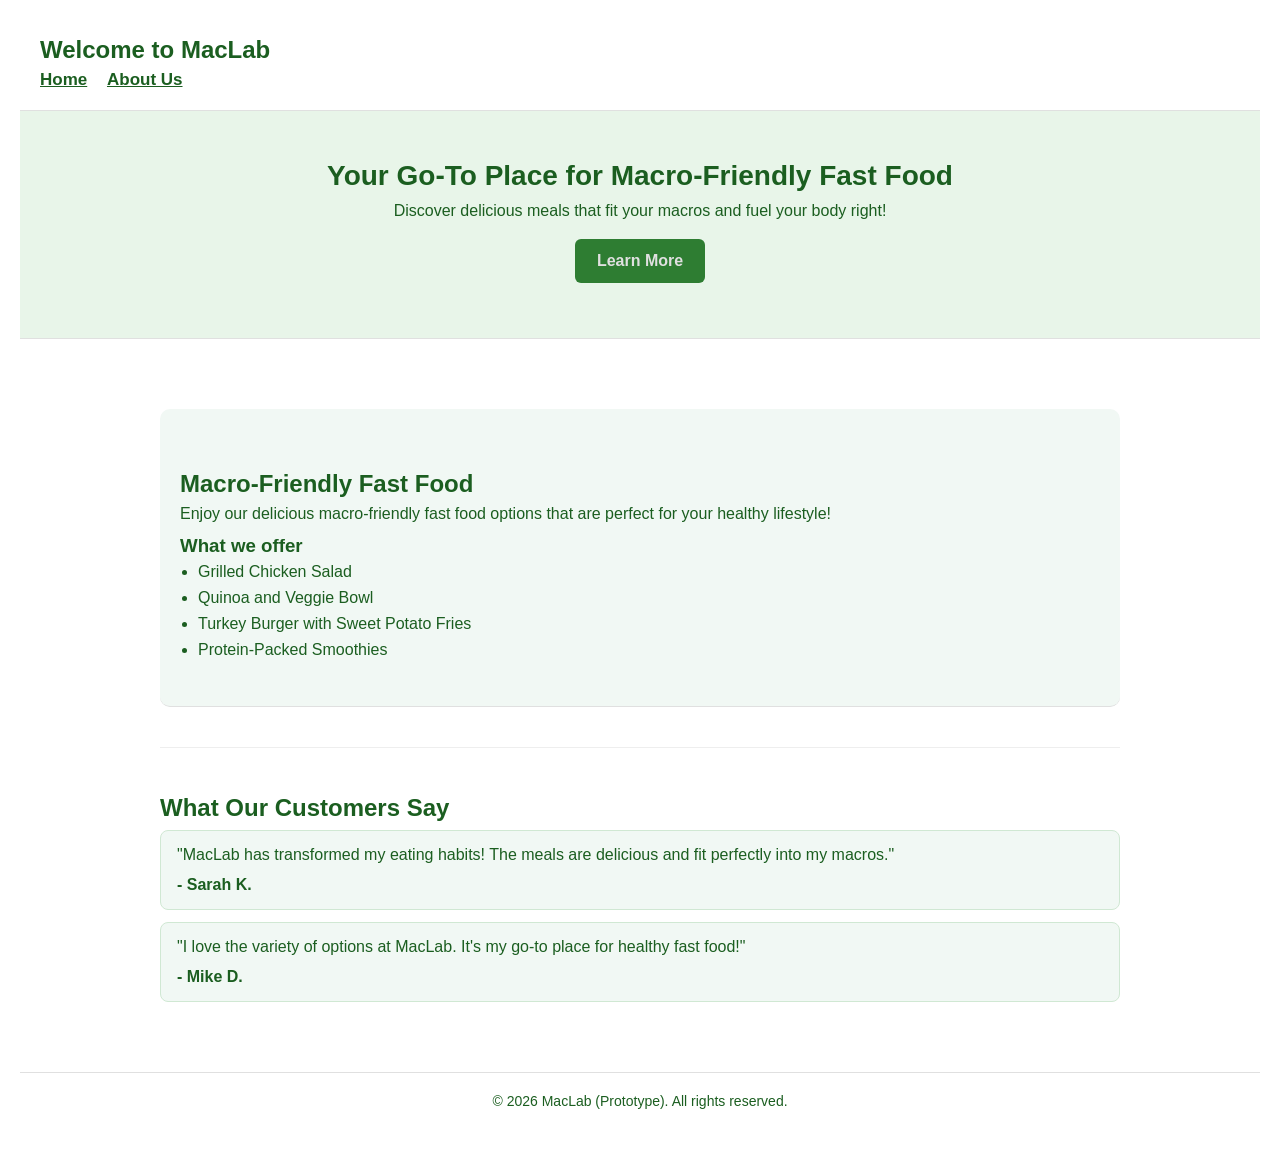
<file: index.html>
<!DOCTYPE html>
<html lang="en">

<head>
    <meta charset="UTF-8">
    <meta name="viewport" content="width=device-width, initial-scale=1.0">
    <title>MacLab</title>
    <link rel="stylesheet" href="style.css">
</head>

<body>
    <header>
        <h1>Welcome to MacLab</h1>
        <nav>
            <a href="index.html">Home</a>
            <a href="about.html">About Us</a>
        </nav>
    </header>
    <section class="hero">
        <h2>Your Go-To Place for Macro-Friendly Fast Food</h2>
        <p>Discover delicious meals that fit your macros and fuel your body right!</p>
        <a href="about.html" class="btn"> Learn More</a>
    </section>
    <main class="container">
        <section class="snippets">
            <h2>Macro-Friendly Fast Food</h2>
            <p>Enjoy our delicious macro-friendly fast food options that are perfect for your healthy lifestyle!</p>
            <h3>What we offer</h3>
            <ul>
                <li>Grilled Chicken Salad</li>
                <li>Quinoa and Veggie Bowl</li>
                <li>Turkey Burger with Sweet Potato Fries</li>
                <li>Protein-Packed Smoothies</li>
            </ul>
        </section>
        <section class="testimonials">
            <h2>What Our Customers Say</h2>
            <div class="testimonial">
                <p>"MacLab has transformed my eating habits! The meals are delicious and fit perfectly into my macros."
                </p>
                <span>- Sarah K.</span>
            </div>
            <div class="testimonial">
                <p>"I love the variety of options at MacLab. It's my go-to place for healthy fast food!"</p>
                <span>- Mike D.</span>
            </div>
        </section>
    </main>
    <footer>
        <p>&copy; 2026 MacLab (Prototype). All rights reserved.</p>
</body>

</html>
</file>
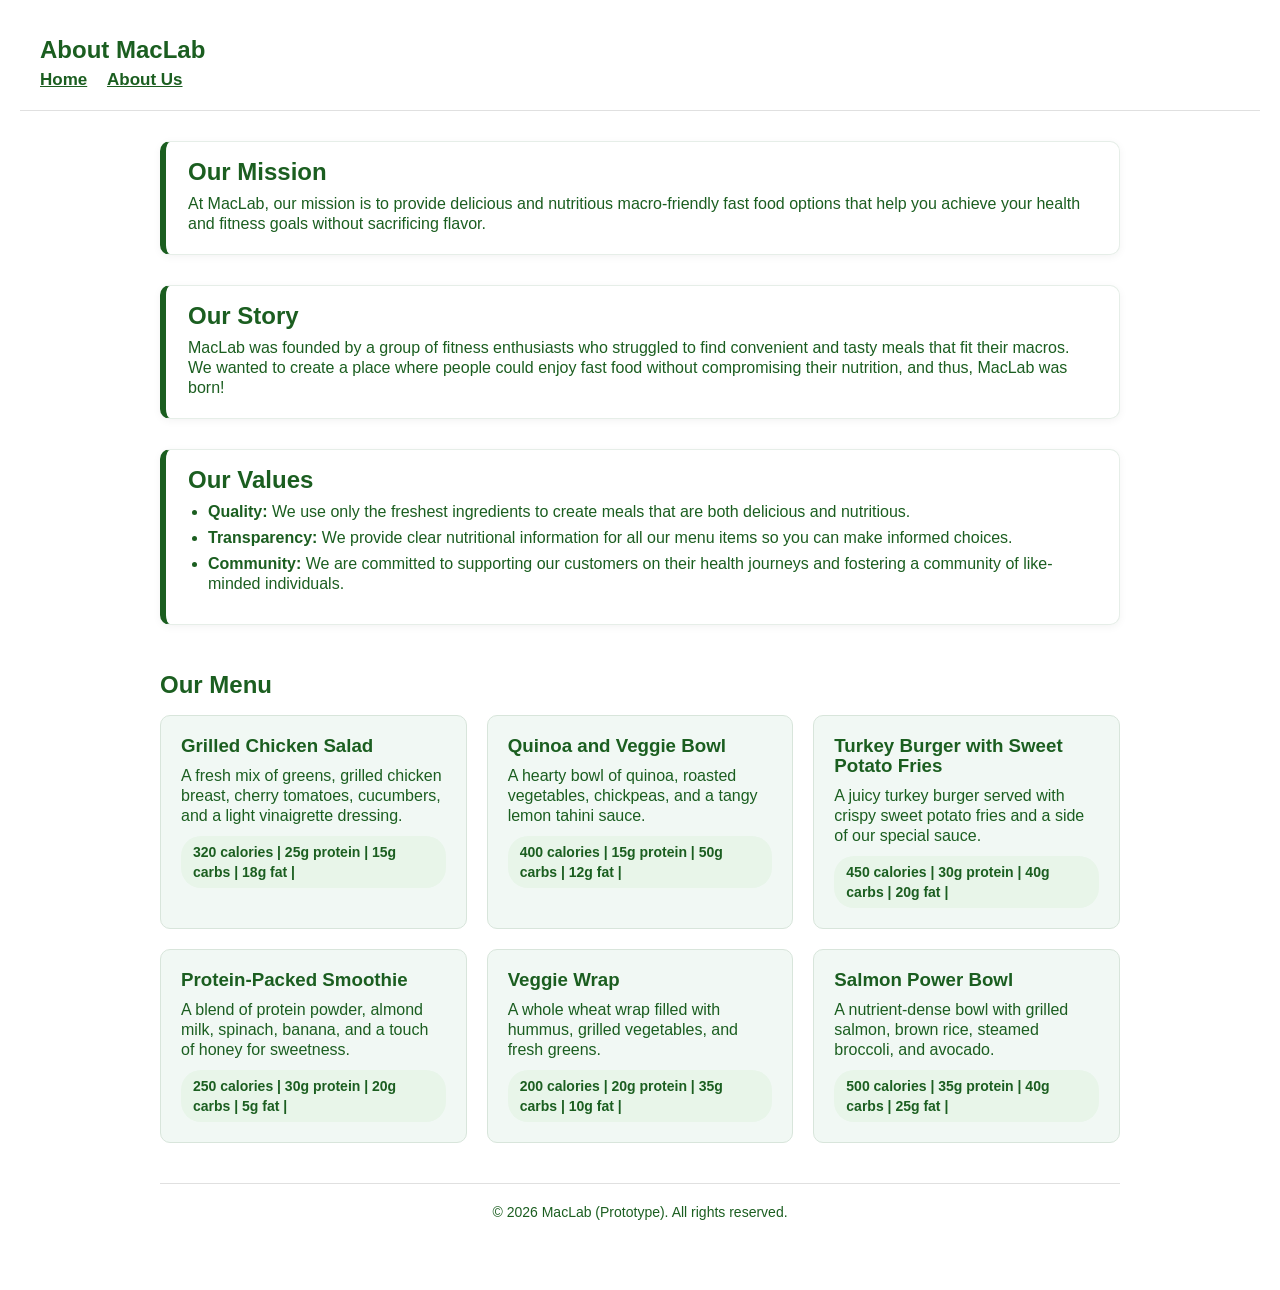
<file: about.html>
<!DOCTYPE html>
<html lang="en">

<head>
    <meta charset="UTF-8">
    <meta name="viewport" content="width=device-width, initial-scale=1.0">
    <title>About Us - MacLab</title>
    <link rel="stylesheet" href="style.css">
</head>

<body>
    <header>
        <h1>About MacLab</h1>
        <nav>
            <a href="index.html">Home</a>
            <a href="about.html">About Us</a>
        </nav>
    </header>
    <main class="container">
        <section class="mission-section">
            <h2>Our Mission</h2>
            <p>At MacLab, our mission is to provide delicious and nutritious macro-friendly fast food options that help
                you achieve your health and fitness goals without sacrificing flavor.</p>
        </section>
        <section class="story-section">
            <h2>Our Story</h2>
            <p>MacLab was founded by a group of fitness enthusiasts who struggled to find convenient and tasty meals
                that fit their macros. We wanted to create a place where people could enjoy fast food without
                compromising their nutrition, and thus, MacLab was born!</p>
        </section>
        <section class="values-section">
            <h2>Our Values</h2>
            <ul>
                <li><strong>Quality:</strong> We use only the freshest ingredients to create meals that are both
                    delicious and nutritious.</li>
                <li><strong>Transparency:</strong> We provide clear nutritional information for all our menu items so
                    you can make informed choices.</li>
                <li><strong>Community:</strong> We are committed to supporting our customers on their health journeys
                    and fostering a community of like-minded individuals.</li>
            </ul>
        </section>
        <section class="menu">
            <h2>Our Menu</h2>
            <div class="menu-grid">
                <div class="menu-item">
                    <h3>Grilled Chicken Salad</h3>
                    <p>A fresh mix of greens, grilled chicken breast, cherry tomatoes, cucumbers, and a light
                        vinaigrette
                        dressing.</p>
                    <span class="macros"> 320 calories | 25g protein | 15g carbs | 18g fat |</span>
                </div>
                <div class="menu-item">
                    <h3>Quinoa and Veggie Bowl</h3>
                    <p>A hearty bowl of quinoa, roasted vegetables, chickpeas, and a tangy lemon tahini sauce.</p>
                    <span class="macros"> 400 calories | 15g protein | 50g carbs | 12g fat |</span>
                </div>
                <div class="menu-item">
                    <h3>Turkey Burger with Sweet Potato Fries</h3>
                    <p>A juicy turkey burger served with crispy sweet potato fries and a side of our special sauce.</p>
                    <span class="macros"> 450 calories | 30g protein | 40g carbs | 20g fat |</span>
                </div>
                <div class="menu-item">
                    <h3>Protein-Packed Smoothie</h3>
                    <p>A blend of protein powder, almond milk, spinach, banana, and a touch of honey for sweetness.</p>
                    <span class="macros"> 250 calories | 30g protein | 20g carbs | 5g fat |</span>
                </div>
                <div class="menu-item">
                    <h3>Veggie Wrap</h3>
                    <p>A whole wheat wrap filled with hummus, grilled vegetables, and fresh greens.</p>
                    <span class="macros"> 200 calories | 20g protein | 35g carbs | 10g fat |</span>
                </div>
                <div class="menu-item">
                    <h3>Salmon Power Bowl</h3>
                    <p>A nutrient-dense bowl with grilled salmon, brown rice, steamed broccoli, and avocado.</p>
                    <span class="macros"> 500 calories | 35g protein | 40g carbs | 25g fat |</span>
                </div>
        </section>
        <footer>
            <p>&copy; 2026 MacLab (Prototype). All rights reserved.</p>
        </footer>

</html>
</file>
<file: style.css>
* {
    box-sizing: border-box;
    margin: 0;
}



body {
    margin: 0;
    font-family: Arial, sans-serif;
    line-height: 20px;
    color: #111;
    background: #ffffff;
    padding: 20px;
}

/* Btn styles */
.btn {
    display: inline-block;
    padding: 12px 22px;
    background: #2E7D32;
    text-decoration: none;
    border-radius: 6px;
    color: #e0e0e0;
    font-weight: bold;
}

.btn:hover {
    background: #94e698;
    color: #fcfbfb;
}

/* Header styles */
header {
    padding: 20px;
    border-bottom: 1px solid #e0e0e0;
    background: #FFFFFF
}

header h1 {
    margin: 0 0 10px 0;
    font-size: 24px;
    color: #1B5e20;
}

nav {
    margin-top: 10px;
    font-size: 17px;
}

nav a {
    text-decoration: underline;
    font-weight: bold;
    color: #1B5e20;
    margin-right: 15px;
}

nav a:hover {
    color: #3fa244;
}

section {
    margin-bottom: 40px;
}

/* Main container styles */
.container {
    max-width: 1000px;
    margin: 0 auto;
    padding: 30px 20px;
    color: #1B5E20;
}

/* Hero Section styles */
.hero {
    padding: 55px 20px;
    text-align: center;
    background: #E8F5E9;
    border-bottom: 1px solid #e0e0e0;
}

.hero h2 {
    font-size: 28px;
    margin: 0 0 15px 0;
    color: #1B5E20
}

.hero p {
    margin: 0 auto 18px auto;
    max-width: 600px;
    color: #1B5E20;

}

/* Snippets Section styles */
.snippets {
    background: #F1F8F4;
    padding: 40px 20px;
    border-bottom: 1px solid #e0e0e0;
    border-radius: 10px;
}

.snippets h2,
.testimonials h2 {
    margin-top: 25px;
    margin-bottom: 10px;

}

.snippets ul {
    margin: 6px 0;
    padding-left: 18px;
}

.snippets li {
    margin: 6px 0;
}

.snippets p {
    margin-bottom: 12px;
}

/* Testimonials Section styles */
.testimonials {
    margin-top: 35px;
    padding-top: 25px;
    border-top: 1px solid #eee;
}

.testimonials h2 {
    color: #1B5E20;
}

.testimonial {
    background: #F1F8F4;
    border: 1px solid #d0e8d3;
    border-radius: 8px;
    padding: 14px 16px;
    margin: 12px 0;
}

.testimonial p {
    margin: 0 0 10px 0;
    color: #1B5E20;
}

.testimonial span {
    display: block;
    margin-top: 8px;
    color: #1B5E20;
    font-weight: 700;
}

/*About Sections */
.mission-section,
.story-section,
.values-section {
    background: #FFFFFF;
    border: 1px solid #e6eee8;
    border-left: 6px solid #1B5E20;
    border-radius: 10px;
    padding: 20px 22px;
    margin-bottom: 30px;
    box-shadow: 0 2px 8px rgba(0, 0, 0, 0.05);
}

.mission-section h2,
.story-section h2,
.values-section h2 {
    margin-bottom: 12px;
    color: #1B5E20;
}

.values-section ul {
    margin: 10px 0;
    padding-left: 20px;
}

.values-section li {
    margin: 6px 0;
    color: #1B5E20;
}

/* Menu Section styles */
.menu {
    margin-top: 50px;

}

.menu h2 {
    color: #1B5E20;
    margin-bottom: 20px;
}

.menu-grid {
    display: grid;
    grid-template-columns: repeat(auto-fit, minmax(280px, 1fr));
    gap: 20px;
    margin-top: 20px;
}

.menu-item {
    background: #F1F8F4;
    border: 1px solid #d8e5db;
    border-radius: 10px;
    padding: 20px;
    transition: 0.2s ease;
}

.menu-item:hover {
    background: #E8F5E9;
}

.menu-item h3 {
    margin-top: 0;
    margin-bottom: 10px;
    color: #1B5E20;
}

.menu-item span {
    display: block;
    margin-top: 10px;
    font-weight: 600;
    color: #2E7D32;
}

.menu-item .macros {
    display: inline-block;
    margin-top: 10px;
    padding: 6px 12px;
    background: #E8F5E9;
    border-radius: 20px;
    font-size: 14px;
    font-weight: 600;
    color: #1B5E20;
}

/* Footer styles */
footer {
    text-align: center;
    padding: 18px 10px;
    border-top: 1px solid #e0e0e0;
    font-size: 14px;
    color: #1B5E20;
}
</file>
